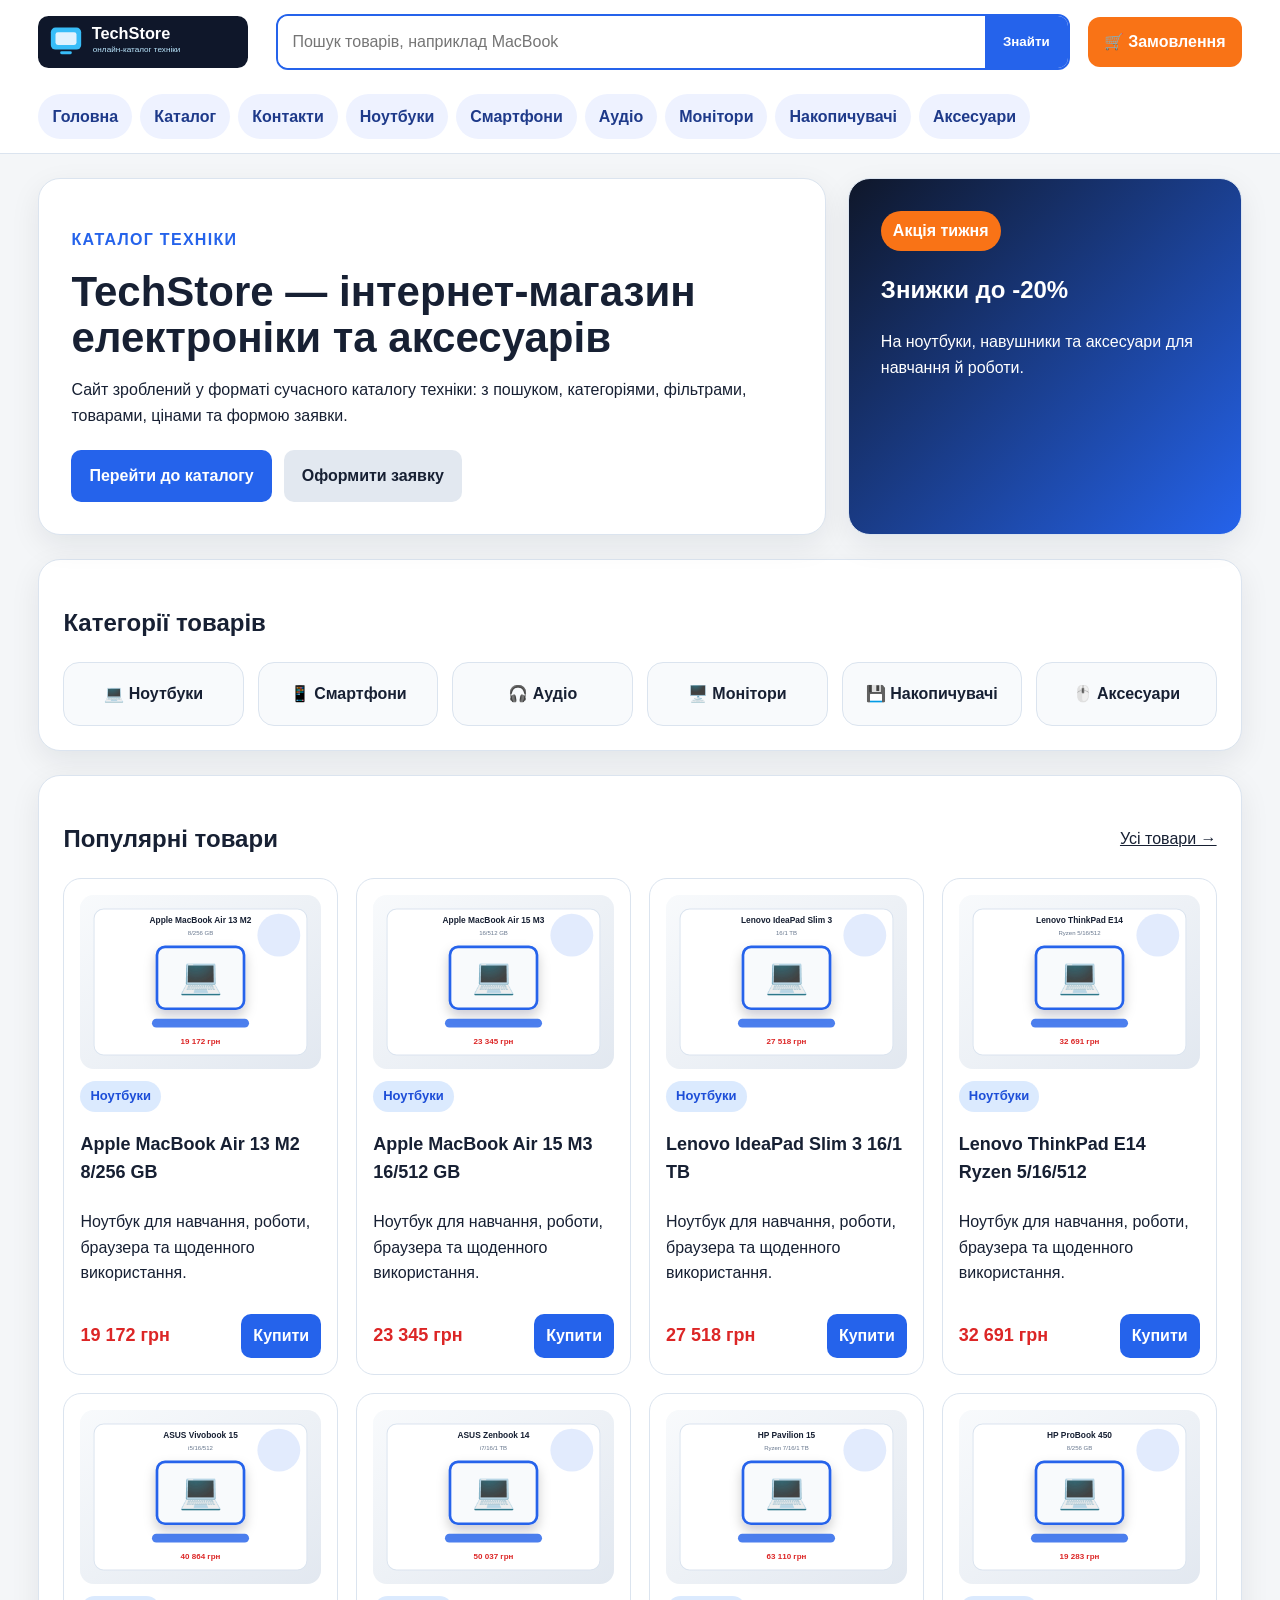
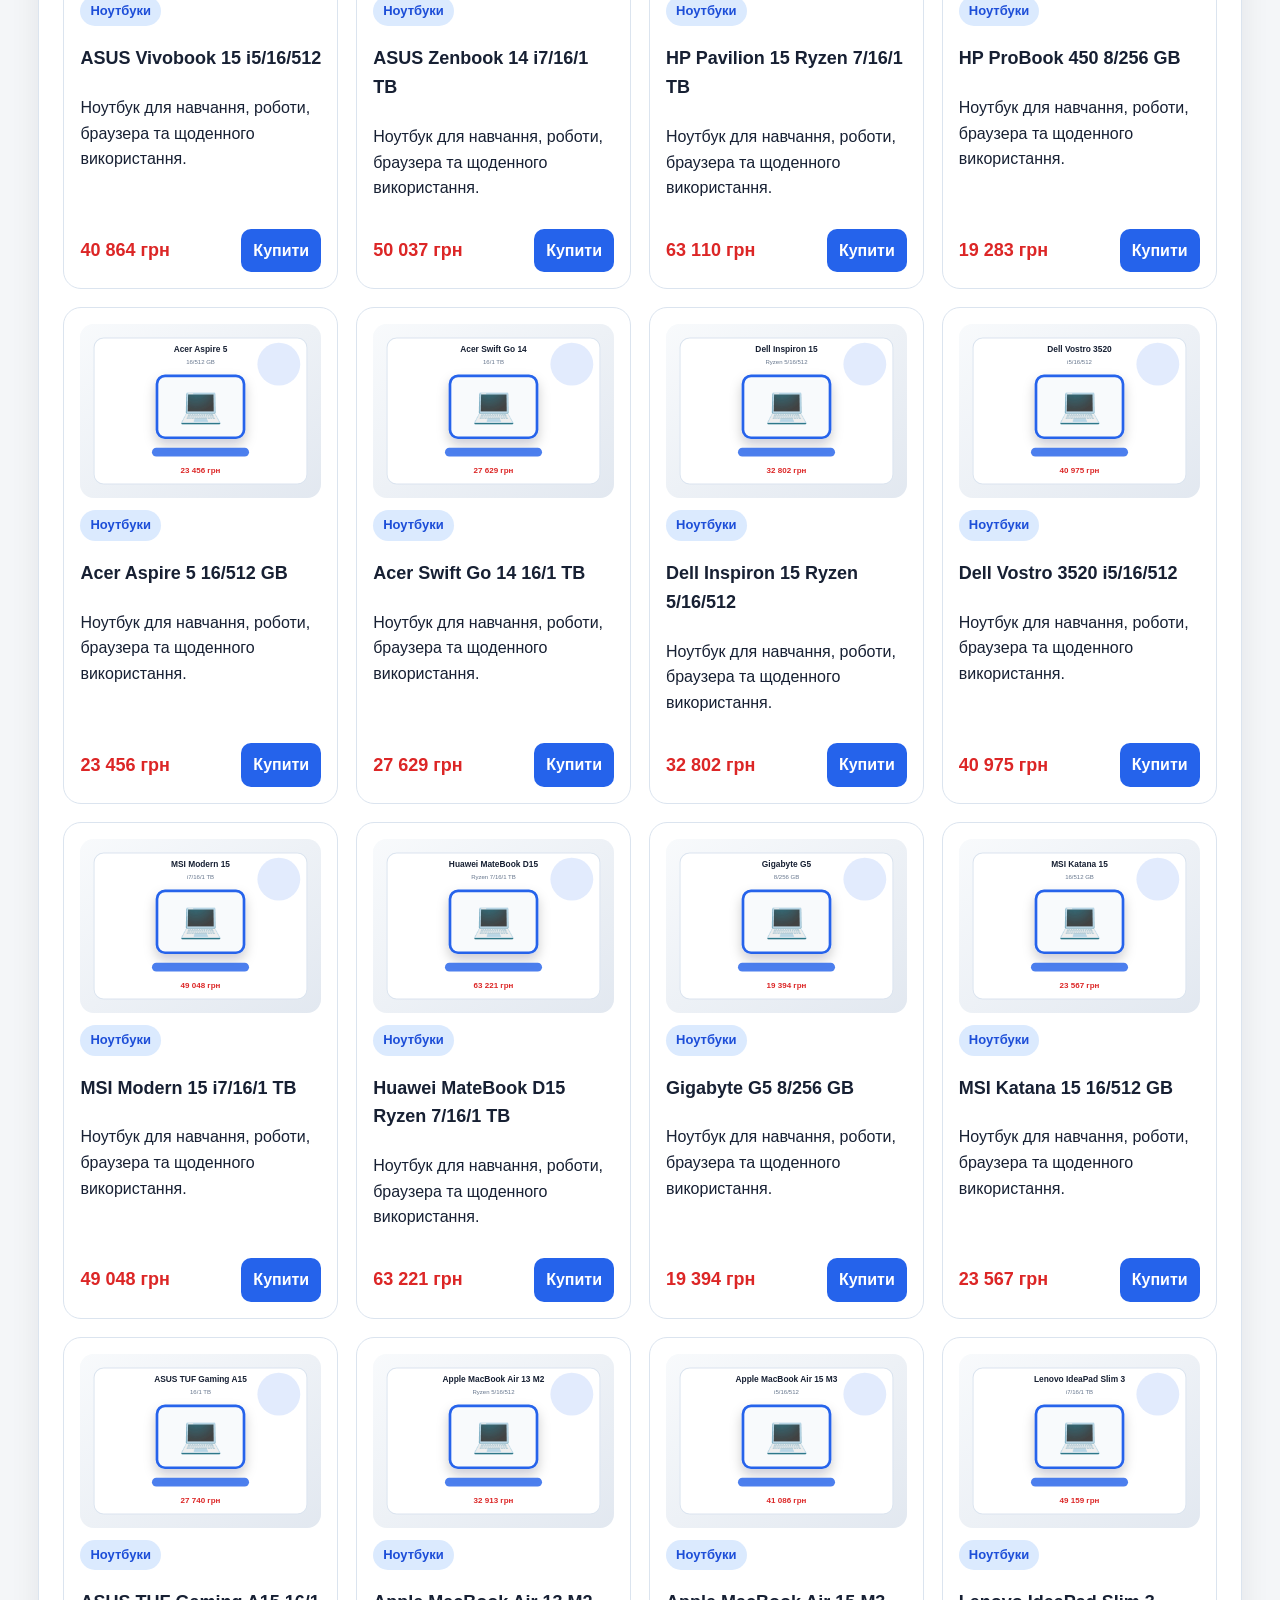
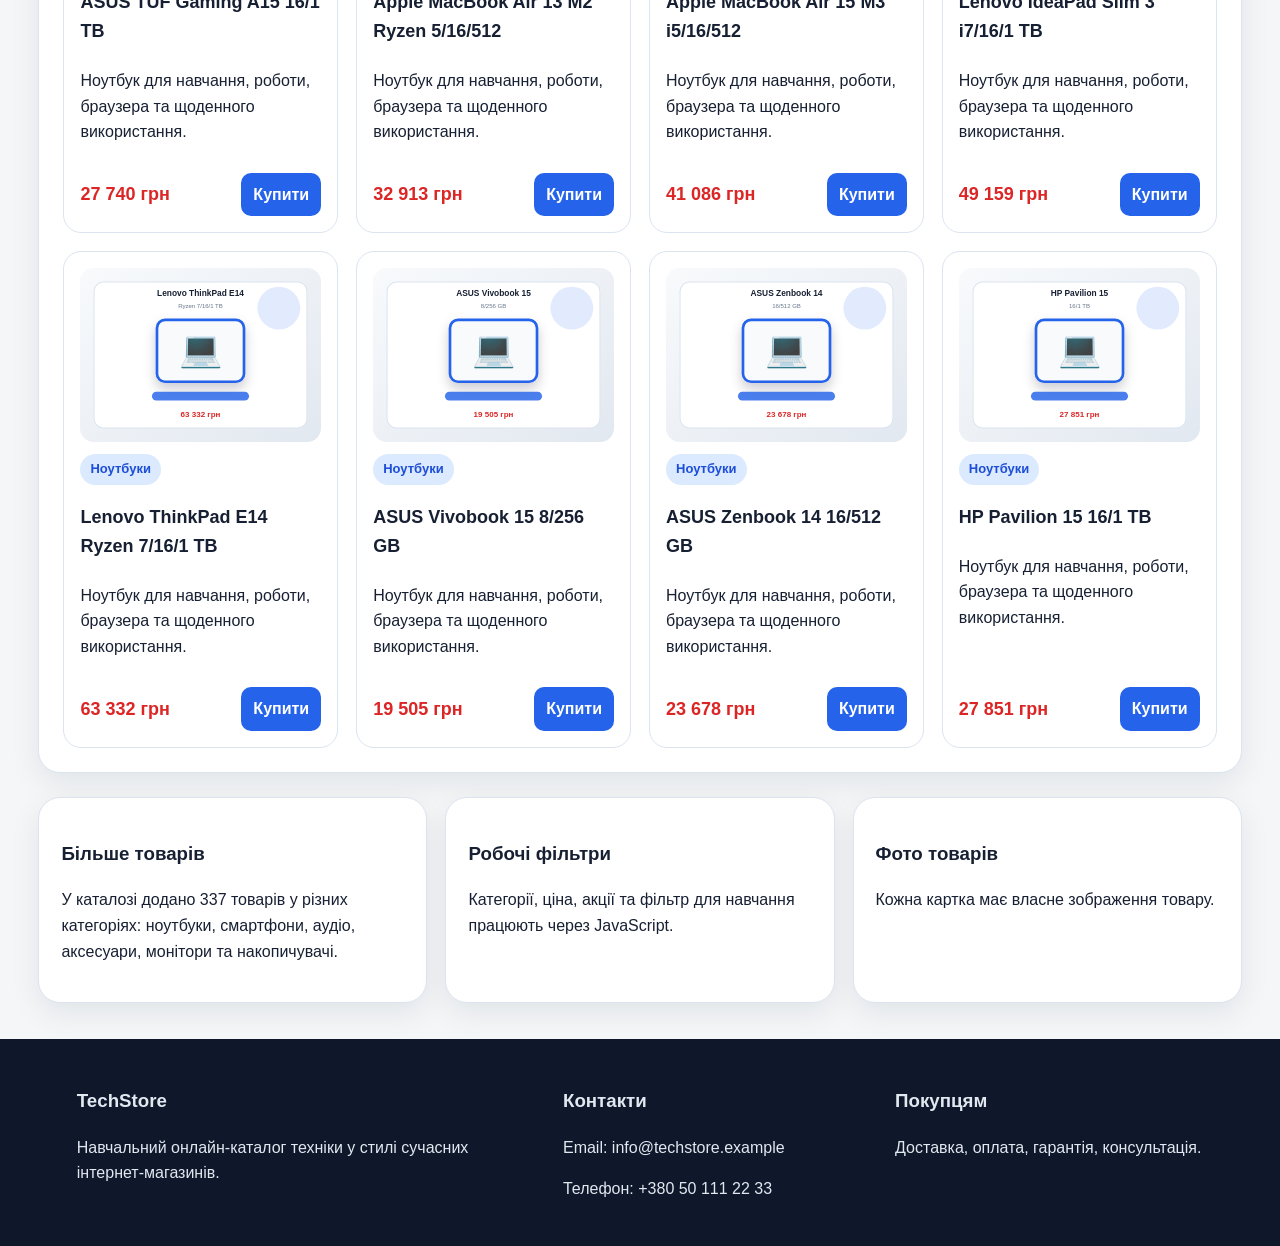
<file: index.html>
<!DOCTYPE html>
<html lang="uk">
<head><meta charset="UTF-8"><meta name="viewport" content="width=device-width, initial-scale=1.0"><title>TechStore — інтернет-магазин техніки</title><link rel="stylesheet" href="style.css"></head>
<body><header class="site-header">
  <div class="header-top">
    <a class="logo" href="index.html"><img src="images/logo.svg" alt="TechStore"></a>
    <form class="search" action="catalog.html">
      <input type="search" name="q" placeholder="Пошук товарів, наприклад MacBook">
      <button type="submit">Знайти</button>
    </form>
    <a class="cart" href="contacts.html">🛒 Замовлення</a>
  </div>
  <nav class="main-nav">
    <a href="index.html">Головна</a>
    <a href="catalog.html">Каталог</a>
    <a href="contacts.html">Контакти</a>
    <a href="catalog.html?category=laptops">Ноутбуки</a>
    <a href="catalog.html?category=phones">Смартфони</a>
    <a href="catalog.html?category=audio">Аудіо</a>
    <a href="catalog.html?category=monitors">Монітори</a>
    <a href="catalog.html?category=storage">Накопичувачі</a>
    <a href="catalog.html?category=accessories">Аксесуари</a>
  </nav>
</header><main>
<section class="hero"><div class="hero-content"><p class="eyebrow">Каталог техніки</p><h1>TechStore — інтернет-магазин електроніки та аксесуарів</h1><p>Сайт зроблений у форматі сучасного каталогу техніки: з пошуком, категоріями, фільтрами, товарами, цінами та формою заявки.</p><div class="hero-actions"><a href="catalog.html" class="primary-btn">Перейти до каталогу</a><a href="contacts.html" class="secondary-btn">Оформити заявку</a></div></div><aside class="promo-card"><span>Акція тижня</span><h2>Знижки до -20%</h2><p>На ноутбуки, навушники та аксесуари для навчання й роботи.</p></aside></section>
<section class="categories"><h2>Категорії товарів</h2><div class="category-grid"><a href="catalog.html?category=laptops">💻 Ноутбуки</a><a href="catalog.html?category=phones">📱 Смартфони</a><a href="catalog.html?category=audio">🎧 Аудіо</a><a href="catalog.html?category=monitors">🖥️ Монітори</a><a href="catalog.html?category=storage">💾 Накопичувачі</a><a href="catalog.html?category=accessories">🖱️ Аксесуари</a></div></section>
<section class="section"><div class="section-head"><h2>Популярні товари</h2><a href="catalog.html">Усі товари →</a></div><div class="product-grid home-products"></div></section>
<section class="benefits"><article><h3>Більше товарів</h3><p>У каталозі додано 337 товарів у різних категоріях: ноутбуки, смартфони, аудіо, аксесуари, монітори та накопичувачі.</p></article><article><h3>Робочі фільтри</h3><p>Категорії, ціна, акції та фільтр для навчання працюють через JavaScript.</p></article><article><h3>Фото товарів</h3><p>Кожна картка має власне зображення товару.</p></article></section>
</main><footer class="footer">
  <div><h3>TechStore</h3><p>Навчальний онлайн-каталог техніки у стилі сучасних інтернет-магазинів.</p></div>
  <div><h3>Контакти</h3><p>Email: info@techstore.example</p><p>Телефон: +380 50 111 22 33</p></div>
  <div><h3>Покупцям</h3><p>Доставка, оплата, гарантія, консультація.</p></div>
</footer><script src="script.js"></script></body></html>
</file>
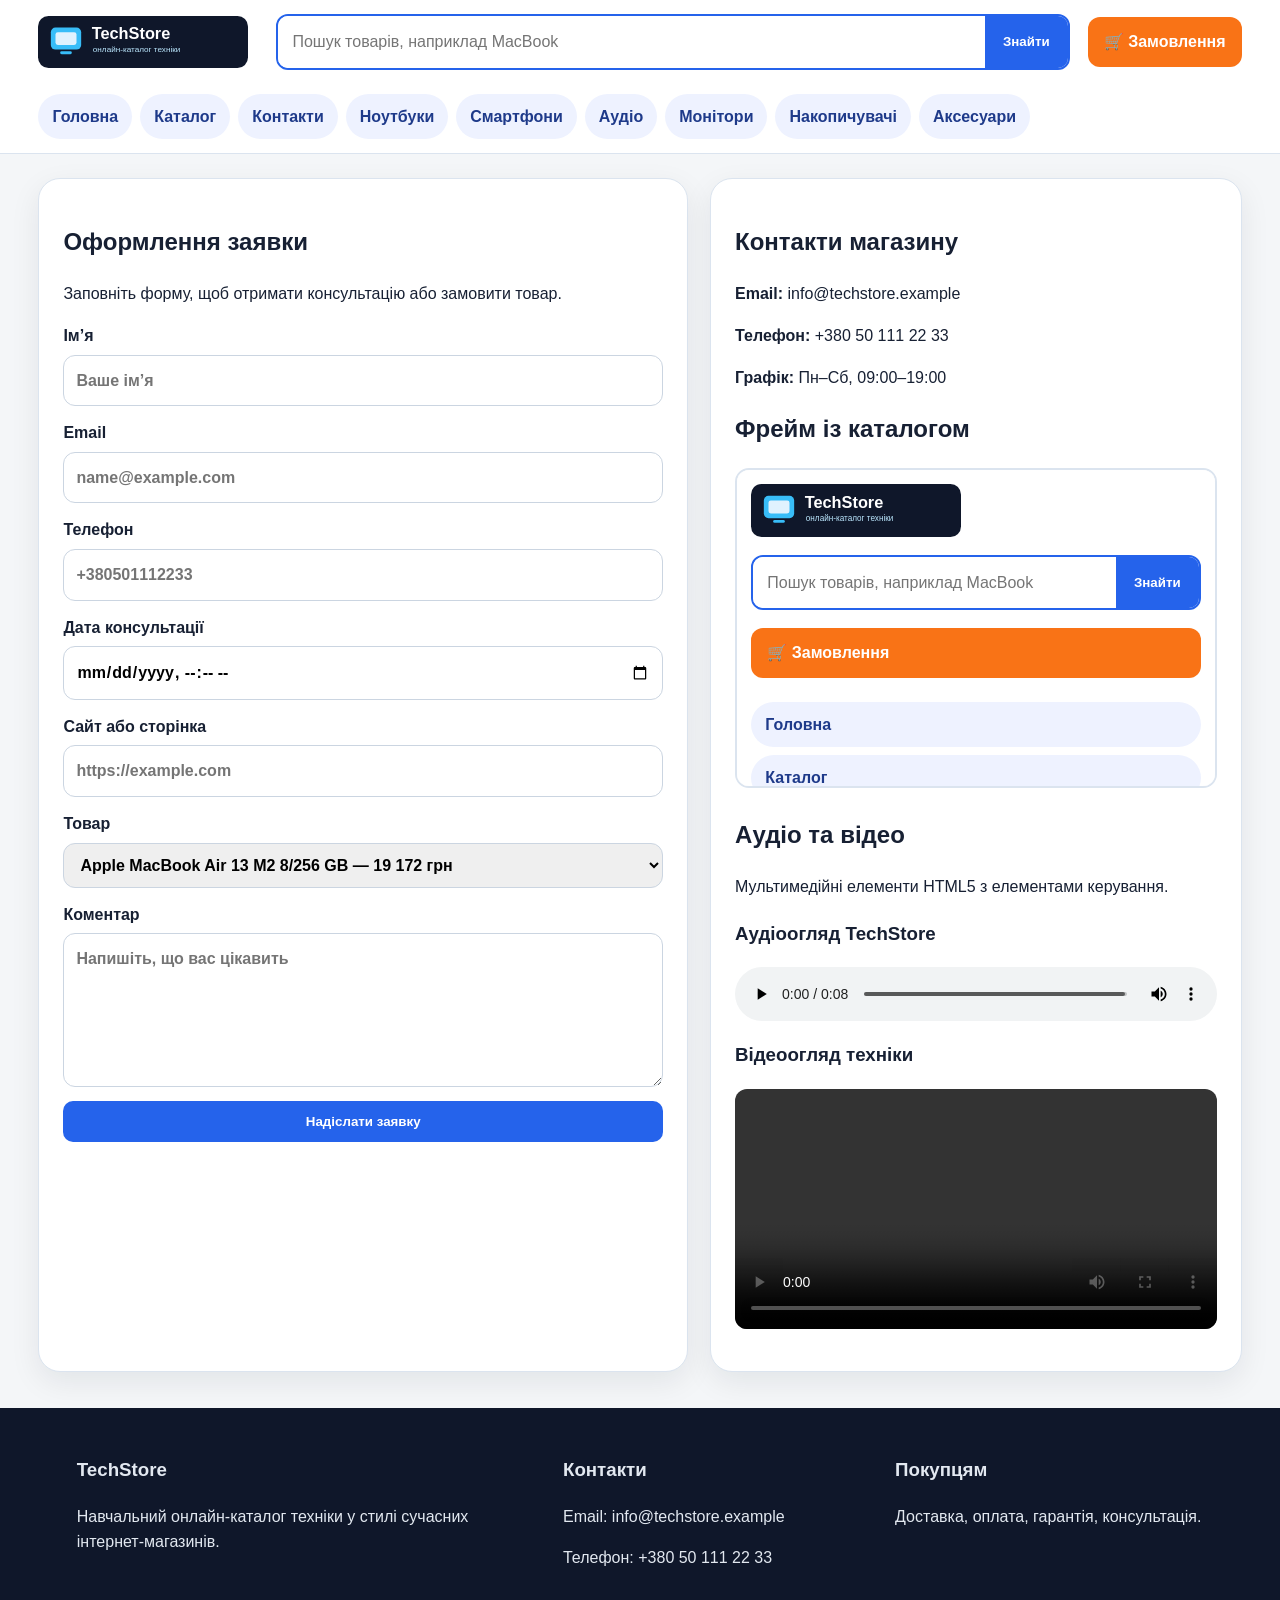
<file: contacts.html>
<!DOCTYPE html>
<html lang="uk">
<head>
  <meta charset="UTF-8"><meta name="viewport" content="width=device-width, initial-scale=1.0">
  <title>Контакти — TechStore</title><link rel="stylesheet" href="style.css">
</head>
<body><header class="site-header">
  <div class="header-top">
    <a class="logo" href="index.html"><img src="images/logo.svg" alt="TechStore"></a>
    <form class="search" action="catalog.html">
      <input type="search" name="q" placeholder="Пошук товарів, наприклад MacBook">
      <button type="submit">Знайти</button>
    </form>
    <a class="cart" href="contacts.html">🛒 Замовлення</a>
  </div>
  <nav class="main-nav">
    <a href="index.html">Головна</a>
    <a href="catalog.html">Каталог</a>
    <a href="contacts.html">Контакти</a>
    <a href="catalog.html?category=laptops">Ноутбуки</a>
    <a href="catalog.html?category=phones">Смартфони</a>
    <a href="catalog.html?category=audio">Аудіо</a>
    <a href="catalog.html?category=monitors">Монітори</a>
    <a href="catalog.html?category=storage">Накопичувачі</a>
    <a href="catalog.html?category=accessories">Аксесуари</a>
  </nav>
</header>
<main class="contacts-layout">
  <section class="order-form"><h1>Оформлення заявки</h1><p>Заповніть форму, щоб отримати консультацію або замовити товар.</p><form>
    <label>Ім’я<input type="text" name="name" required placeholder="Ваше ім’я"></label>
    <label>Email<input type="email" name="email" required placeholder="name@example.com"></label>
    <label>Телефон<input type="tel" name="phone" required placeholder="+380501112233"></label>
    <label>Дата консультації<input type="datetime-local" name="date"></label>
    <label>Сайт або сторінка<input type="url" name="url" placeholder="https://example.com"></label>
    <label>Товар<select name="product"><option>Apple MacBook Air 13 M2 8/256 GB — 39 999 грн</option>
<option>Lenovo IdeaPad Slim 3 15AMN8 16/512 GB — 24 999 грн</option>
<option>ASUS Vivobook 15 X1504VA i5/16/512 GB — 29 999 грн</option>
<option>HP Pavilion 15 Ryzen 5 16/512 GB — 27 999 грн</option>
<option>Acer Aspire 5 i5 16/512 GB — 26 999 грн</option>
<option>Samsung Galaxy A55 5G 8/256 GB — 18 999 грн</option>
<option>Xiaomi Redmi Note 13 Pro 8/256 GB — 12 999 грн</option>
<option>Apple iPhone 13 128 GB — 24 999 грн</option>
<option>Motorola Moto G84 12/256 GB — 9 999 грн</option>
<option>Apple AirPods 4 — 7 499 грн</option>
<option>JBL Tune 520BT — 1 999 грн</option>
<option>Sony WH-CH520 — 2 299 грн</option>
<option>Logitech Signature M650 Wireless — 1 699 грн</option>
<option>Kingston DataTraveler Exodia 128 GB — 399 грн</option>
<option>Logitech K380 Bluetooth Keyboard — 1 799 грн</option>
<option>TP-Link Archer T3U Wi-Fi Adapter — 699 грн</option>
<option>Samsung Odyssey G3 24″ 144 Hz — 6 999 грн</option>
<option>LG UltraGear 27″ 165 Hz — 9 499 грн</option>
<option>WD Elements Portable 1 TB — 2 599 грн</option>
<option>Samsung 980 SSD 500 GB — 1 899 грн</option></select></label>
    <label>Коментар<textarea rows="5" placeholder="Напишіть, що вас цікавить"></textarea></label>
    <button type="submit">Надіслати заявку</button>
  </form></section>
  <aside class="contact-info"><h2>Контакти магазину</h2><p><strong>Email:</strong> info@techstore.example</p><p><strong>Телефон:</strong> +380 50 111 22 33</p><p><strong>Графік:</strong> Пн–Сб, 09:00–19:00</p>
    <h2>Фрейм із каталогом</h2><iframe src="catalog.html" title="Каталог TechStore"></iframe>
    <section class="media-section" id="media"><h2>Аудіо та відео</h2><p>Мультимедійні елементи HTML5 з елементами керування.</p><h3>Аудіоогляд TechStore</h3><audio controls><source src="media/techstore-audio.mp3" type="audio/mpeg">Ваш браузер не підтримує аудіо.</audio><h3>Відеоогляд техніки</h3><video controls width="100%" preload="metadata"><source src="media/techstore-video.mp4" type="video/mp4">Ваш браузер не підтримує відео.</video></section>
  </aside>
</main><footer class="footer">
  <div><h3>TechStore</h3><p>Навчальний онлайн-каталог техніки у стилі сучасних інтернет-магазинів.</p></div>
  <div><h3>Контакти</h3><p>Email: info@techstore.example</p><p>Телефон: +380 50 111 22 33</p></div>
  <div><h3>Покупцям</h3><p>Доставка, оплата, гарантія, консультація.</p></div>
</footer><script src="script.js"></script></body></html>
</file>
<file: style.css>
*{box-sizing:border-box}body{margin:0;font-family:Arial,Verdana,sans-serif;background:#f4f6f8;color:#172033;line-height:1.6}a{color:inherit}.site-header{background:#fff;border-bottom:1px solid #dbe4ef;position:sticky;top:0;z-index:10}.header-top{width:94%;max-width:1280px;margin:0 auto;padding:14px 0;display:grid;grid-template-columns:220px 1fr auto;gap:18px;align-items:center}.logo img{width:210px;display:block}.search{display:flex;border:2px solid #2563eb;border-radius:12px;overflow:hidden;background:#fff}.search input{flex:1;border:0;padding:13px 14px;font:inherit}.search button,.order-form button,.primary-btn,.buy-btn{border:0;background:#2563eb;color:#fff;padding:13px 18px;font-weight:700;cursor:pointer;text-decoration:none;border-radius:10px}.search button{border-radius:0}.cart{text-decoration:none;background:#f97316;color:#fff;padding:12px 16px;border-radius:12px;font-weight:700}.main-nav{display:flex;gap:8px;overflow-x:auto;width:94%;max-width:1280px;margin:0 auto;padding:10px 0 14px}.main-nav a{text-decoration:none;padding:10px 14px;border-radius:999px;background:#eef2ff;color:#1e3a8a;font-weight:700;white-space:nowrap}main{width:94%;max-width:1280px;margin:24px auto}.hero{display:grid;grid-template-columns:2fr 1fr;gap:22px}.hero-content,.promo-card,.categories,.section,.benefits article,.filters,.catalog-main,.order-form,.contact-info{background:#fff;border:1px solid #dbe4ef;border-radius:22px;box-shadow:0 10px 30px rgba(15,23,42,.08)}.hero-content,.promo-card{padding:32px}.eyebrow{color:#2563eb;text-transform:uppercase;font-weight:800;letter-spacing:.08em}.hero h1{font-size:42px;line-height:1.1;margin:10px 0 16px}.hero-actions{display:flex;gap:12px;flex-wrap:wrap;margin-top:22px}.secondary-btn{padding:13px 18px;border-radius:10px;text-decoration:none;background:#e2e8f0;font-weight:700}.promo-card{background:linear-gradient(135deg,#0f172a,#2563eb);color:#fff}.promo-card span{display:inline-block;background:#f97316;padding:7px 12px;border-radius:999px;font-weight:800}.categories,.section{padding:24px;margin-top:24px}.category-grid{display:grid;grid-template-columns:repeat(auto-fit,minmax(170px,1fr));gap:14px}.category-grid a{text-decoration:none;background:#f8fafc;border:1px solid #dbe4ef;border-radius:16px;padding:18px;font-weight:800;text-align:center}.section-head{display:flex;justify-content:space-between;align-items:center}.product-grid{display:grid;grid-template-columns:repeat(4,1fr);gap:18px}.product-card{border:1px solid #dbe4ef;border-radius:18px;padding:16px;background:#fff;transition:.2s ease;display:flex;flex-direction:column}.product-card:hover{transform:translateY(-4px);box-shadow:0 12px 24px rgba(15,23,42,.12)}.product-card img{width:100%;border-radius:14px;background:#f8fafc;display:block}.badge{align-self:flex-start;margin-top:12px;background:#dbeafe;color:#1d4ed8;border-radius:999px;padding:5px 10px;font-size:13px;font-weight:800}.product-card h3{font-size:18px;margin-bottom:6px}.price-row{margin-top:auto;display:flex;justify-content:space-between;align-items:center;gap:10px;padding-top:12px}.price-row strong{color:#dc2626;font-size:18px}.buy-btn{padding:9px 12px}.benefits{display:grid;grid-template-columns:repeat(3,1fr);gap:18px;margin-top:24px}.benefits article{padding:22px}.catalog-layout{display:grid;grid-template-columns:260px 1fr;gap:22px}.filters{padding:20px;align-self:start;position:sticky;top:125px}.filters label{display:block;padding:10px 0;border-bottom:1px solid #e2e8f0}.filter-link,.reset-filters{width:100%;display:block;padding:10px 0;border:0;border-bottom:1px solid #e2e8f0;background:transparent;text-align:left;font:inherit;color:#172033;cursor:pointer}.filter-link:hover,.filter-link.active{color:#2563eb;font-weight:800}.reset-filters{margin-top:14px;padding:11px 14px;border-radius:12px;background:#e2e8f0;font-weight:700;text-align:center}.filter-status{display:inline-block;background:#eff6ff;color:#1d4ed8;padding:8px 12px;border-radius:999px;font-weight:700}.catalog-main{padding:24px}.table-section{margin-top:28px;overflow-x:auto}table{width:100%;border-collapse:collapse;background:#fff}th,td{border:1px solid #dbe4ef;padding:12px;text-align:left}th{background:#0f172a;color:#fff}.contacts-layout{display:grid;grid-template-columns:1.1fr .9fr;gap:22px}.order-form,.contact-info{padding:24px}.order-form form{display:grid;gap:14px}.order-form label{display:grid;gap:6px;font-weight:700}.order-form input,.order-form textarea,.order-form select{border:1px solid #cbd5e1;border-radius:12px;padding:12px;font:inherit}iframe{width:100%;min-height:320px;border:2px solid #dbe4ef;border-radius:14px;background:#fff}.media-section{margin-top:20px}.media-section audio,.media-section video{width:100%;display:block;margin:10px 0 18px;border-radius:12px}.footer{margin-top:36px;background:#0f172a;color:#e2e8f0;padding:28px 6%;display:grid;grid-template-columns:1.5fr 1fr 1fr;gap:24px}@media(max-width:980px){.header-top,.hero,.catalog-layout,.contacts-layout,.footer{grid-template-columns:1fr}.product-grid,.category-grid,.benefits{grid-template-columns:repeat(2,1fr)}.filters{position:static}}@media(max-width:560px){.product-grid,.category-grid,.benefits{grid-template-columns:1fr}.hero h1{font-size:30px}.main-nav{flex-direction:column}}
</file>
